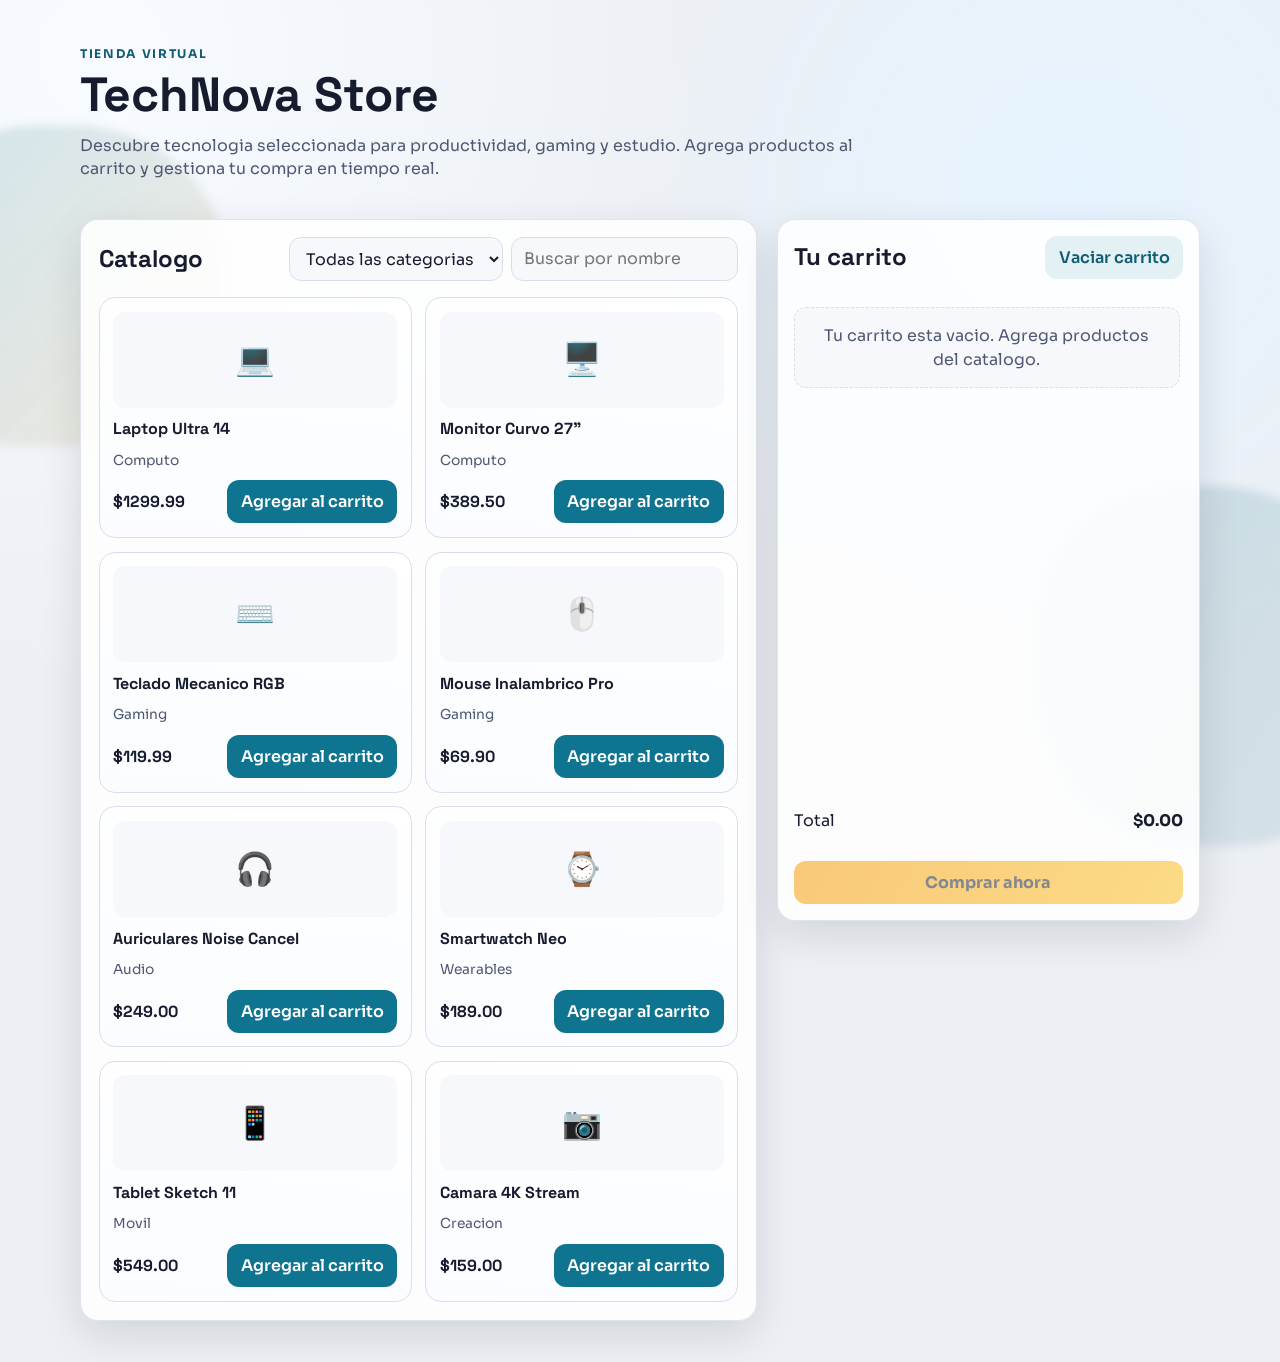
<file: index.html>
<!doctype html>
<html lang="es">
  <head>
    <meta charset="UTF-8" />
    <meta name="viewport" content="width=device-width, initial-scale=1.0" />
    <title>Tienda Virtual TechNova</title>
    <meta
      name="description"
      content="Tienda virtual interactiva de tecnologia con carrito dinamico usando JavaScript orientado a objetos."
    />
    <link rel="preconnect" href="https://fonts.googleapis.com" />
    <link rel="preconnect" href="https://fonts.gstatic.com" crossorigin />
    <link
      href="https://fonts.googleapis.com/css2?family=Space+Grotesk:wght@400;500;700&family=Sora:wght@400;600;700&display=swap"
      rel="stylesheet"
    />
    <link rel="stylesheet" href="assets/css/styles.css" />
  </head>
  <body>
    <!-- Elementos decorativos de fondo -->
    <div class="bg-shape bg-shape--left" aria-hidden="true"></div>
    <div class="bg-shape bg-shape--right" aria-hidden="true"></div>

    <!-- Encabezado principal de la tienda -->
    <header class="hero container">
      <p class="eyebrow">Tienda virtual</p>
      <h1>TechNova Store</h1>
      <p class="hero__subtitle">
        Descubre tecnologia seleccionada para productividad, gaming y estudio.
        Agrega productos al carrito y gestiona tu compra en tiempo real.
      </p>
    </header>

    <!-- Layout principal: catalogo + carrito -->
    <main class="container layout" id="app-root">
      <!-- Catalogo con filtros y resultados dinamicos -->
      <section class="catalogo" aria-labelledby="catalogo-title">
        <div class="section-head">
          <h2 id="catalogo-title">Catalogo</h2>
          <div class="filtros" id="filtros-panel">
            <label for="filtro-categoria" class="sr-only">Filtrar por categoria</label>
            <select id="filtro-categoria">
              <option value="todos">Todas las categorias</option>
            </select>

            <label for="buscar-producto" class="sr-only">Buscar producto</label>
            <input
              type="search"
              id="buscar-producto"
              placeholder="Buscar por nombre"
              autocomplete="off"
            />
          </div>
        </div>

        <div id="catalogo-grid" class="catalogo__grid" aria-live="polite"></div>
      </section>

      <!-- Panel lateral del carrito -->
      <aside class="carrito" aria-labelledby="carrito-title">
        <div class="carrito__header">
          <h2 id="carrito-title">Tu carrito</h2>
          <button id="btn-vaciar" class="btn btn--ghost" type="button">Vaciar carrito</button>
        </div>

        <div id="carrito-items" class="carrito__items" aria-live="polite"></div>

        <div class="carrito__footer">
          <p>Total</p>
          <strong id="carrito-total">$0.00</strong>
        </div>

        <button id="btn-comprar" class="btn btn--buy" type="button">Comprar ahora</button>
      </aside>
    </main>

    <!-- Template usado cuando el carrito esta vacio -->
    <template id="empty-cart-template">
      <p class="carrito__empty">Tu carrito esta vacio. Agrega productos del catalogo.</p>
    </template>

    <!-- Script principal de la aplicacion -->
    <script type="module" src="assets/js/main.js"></script>
  </body>
</html>
</file>
<file: assets/css/styles.css>
/* Variables de color, sombras y radios de borde */
:root {
  --bg: #eceff3;
  --surface: #ffffff;
  --surface-soft: #f6f8fb;
  --ink: #161c2d;
  --ink-soft: #4f5873;
  --line: #d8deea;
  --brand: #0e7490;
  --brand-dark: #115e73;
  --accent: #f59e0b;
  --danger: #dc2626;
  --shadow: 0 14px 40px rgba(15, 23, 42, 0.12);
  --radius: 18px;
}

/* Reseteo basico */
* {
  box-sizing: border-box;
}

html,
body {
  margin: 0;
  padding: 0;
}

body {
  min-height: 100vh;
  font-family: "Sora", sans-serif;
  color: var(--ink);
  background: radial-gradient(circle at 8% 4%, #f8fbff 0, transparent 36%),
    radial-gradient(circle at 84% 14%, #e6f4ff 0, transparent 30%),
    var(--bg);
  line-height: 1.45;
  position: relative;
  overflow-x: hidden;
}

/* Formas de fondo para dar profundidad visual */
.bg-shape {
  position: fixed;
  z-index: -1;
  filter: blur(4px);
}

.bg-shape--left {
  width: 320px;
  height: 320px;
  left: -90px;
  top: 14vh;
  background: linear-gradient(135deg, rgba(14, 116, 144, 0.16), rgba(245, 158, 11, 0.1));
  border-radius: 45% 55% 60% 40%;
}

.bg-shape--right {
  width: 360px;
  height: 360px;
  right: -120px;
  bottom: 6vh;
  background: linear-gradient(120deg, rgba(17, 94, 115, 0.16), rgba(14, 116, 144, 0.09));
  border-radius: 42% 58% 52% 48%;
}

/* Contenedor general */
.container {
  width: min(1120px, 92vw);
  margin: 0 auto;
}

/* Zona hero con introduccion */
.hero {
  padding: 2.8rem 0 1.4rem;
}

.eyebrow {
  margin: 0;
  text-transform: uppercase;
  letter-spacing: 0.14em;
  font-size: 0.75rem;
  color: var(--brand-dark);
  font-weight: 700;
}

h1,
h2,
h3 {
  font-family: "Space Grotesk", sans-serif;
  margin: 0;
}

h1 {
  margin-top: 0.5rem;
  font-size: clamp(2rem, 4vw, 3rem);
  line-height: 1.06;
}

.hero__subtitle {
  color: var(--ink-soft);
  max-width: 66ch;
  margin-top: 0.8rem;
}

/* Maquetacion principal: catalogo y carrito */
.layout {
  display: grid;
  grid-template-columns: 1.6fr 1fr;
  gap: 1.25rem;
  padding-bottom: 2.6rem;
}

/* Tarjetas base con efecto glass suave */
.catalogo,
.carrito {
  background: rgba(255, 255, 255, 0.86);
  border: 1px solid rgba(216, 222, 234, 0.82);
  border-radius: var(--radius);
  box-shadow: var(--shadow);
  backdrop-filter: blur(8px);
}

.catalogo {
  padding: 1.1rem;
}

.section-head {
  display: flex;
  align-items: center;
  justify-content: space-between;
  gap: 0.75rem;
  flex-wrap: wrap;
  margin-bottom: 1rem;
}

.filtros {
  display: flex;
  gap: 0.55rem;
  flex-wrap: wrap;
}

.filtros select,
.filtros input {
  border: 1px solid var(--line);
  border-radius: 12px;
  background: var(--surface-soft);
  color: var(--ink);
  font: inherit;
  padding: 0.58rem 0.72rem;
  min-height: 42px;
}

.filtros input {
  min-width: 210px;
}

/* Rejilla responsive de productos */
.catalogo__grid {
  display: grid;
  grid-template-columns: repeat(auto-fit, minmax(220px, 1fr));
  gap: 0.85rem;
}

/* Tarjeta individual de producto */
.product-card {
  border: 1px solid var(--line);
  border-radius: 16px;
  background: linear-gradient(185deg, #fff, #fafcff);
  padding: 0.85rem;
  display: grid;
  gap: 0.62rem;
  transition: transform 220ms ease, box-shadow 220ms ease;
  animation: fadeInUp 420ms ease both;
}

.product-card:hover {
  transform: translateY(-3px);
  box-shadow: 0 12px 24px rgba(15, 23, 42, 0.14);
}

.product-card__media {
  border-radius: 12px;
  min-height: 96px;
  background: var(--surface-soft);
  display: grid;
  place-content: center;
  font-size: 2rem;
}

.product-card__name {
  font-family: "Space Grotesk", sans-serif;
  font-weight: 700;
  font-size: 1rem;
}

.product-card__category {
  margin: 0;
  color: var(--ink-soft);
  font-size: 0.86rem;
}

.product-card__bottom {
  display: flex;
  justify-content: space-between;
  align-items: center;
  gap: 0.4rem;
}

.price {
  font-weight: 700;
  font-family: "Space Grotesk", sans-serif;
}

/* Estilos compartidos de botones */
.btn {
  border: none;
  border-radius: 12px;
  cursor: pointer;
  font: inherit;
  font-weight: 600;
  padding: 0.62rem 0.84rem;
  transition: transform 160ms ease, background-color 160ms ease, opacity 160ms ease;
}

.btn:hover {
  transform: translateY(-1px);
}

.btn--add {
  background: var(--brand);
  color: #fff;
}

.btn--add:hover {
  background: var(--brand-dark);
}

.btn--ghost {
  background: rgba(14, 116, 144, 0.1);
  color: var(--brand-dark);
}

.btn--buy {
  background: linear-gradient(120deg, var(--accent), #fbbf24);
  color: #1f2937;
  width: 100%;
  margin-top: 0.8rem;
  font-weight: 700;
}

.btn--buy:hover {
  filter: brightness(1.02);
}

.btn--buy:disabled {
  opacity: 0.55;
  cursor: not-allowed;
  transform: none;
}

/* Panel de carrito con scroll interno */
.carrito {
  padding: 1rem;
  display: grid;
  grid-template-rows: auto 1fr auto;
  min-height: 500px;
  max-height: 78vh;
  position: sticky;
  top: 0.8rem;
}

.carrito__header,
.carrito__footer {
  display: flex;
  justify-content: space-between;
  align-items: center;
  gap: 0.8rem;
}

.carrito__items {
  overflow: auto;
  margin-top: 0.8rem;
  padding-right: 0.2rem;
  display: grid;
  align-content: start;
  gap: 0.62rem;
}

.carrito-item {
  border: 1px solid var(--line);
  border-radius: 12px;
  background: var(--surface);
  padding: 0.65rem 0.7rem;
  display: grid;
  gap: 0.3rem;
}

.carrito-item__row {
  display: flex;
  justify-content: space-between;
  align-items: center;
  gap: 0.5rem;
}

.carrito-item__name {
  font-weight: 600;
}

.carrito-item__meta {
  color: var(--ink-soft);
  font-size: 0.86rem;
}

.btn--remove {
  background: rgba(220, 38, 38, 0.12);
  color: var(--danger);
  padding: 0.45rem 0.6rem;
}

.carrito__empty {
  border: 1px dashed var(--line);
  border-radius: 12px;
  padding: 1rem;
  text-align: center;
  color: var(--ink-soft);
  background: var(--surface-soft);
}

/* Utilidad de accesibilidad para labels ocultos */
.sr-only {
  position: absolute;
  width: 1px;
  height: 1px;
  padding: 0;
  margin: -1px;
  overflow: hidden;
  clip: rect(0, 0, 0, 0);
  white-space: nowrap;
  border: 0;
}

/* Animacion de entrada para tarjetas */
@keyframes fadeInUp {
  from {
    opacity: 0;
    transform: translateY(12px);
  }

  to {
    opacity: 1;
    transform: translateY(0);
  }
}

/* Ajustes para tablet */
@media (max-width: 980px) {
  .layout {
    grid-template-columns: 1fr;
  }

  .carrito {
    position: static;
    max-height: none;
    min-height: 320px;
  }
}

/* Ajustes para moviles */
@media (max-width: 560px) {
  .hero {
    padding-top: 2rem;
  }

  .catalogo,
  .carrito {
    padding: 0.85rem;
  }

  .filtros {
    width: 100%;
  }

  .filtros select,
  .filtros input {
    width: 100%;
    min-width: 0;
  }
}
</file>
